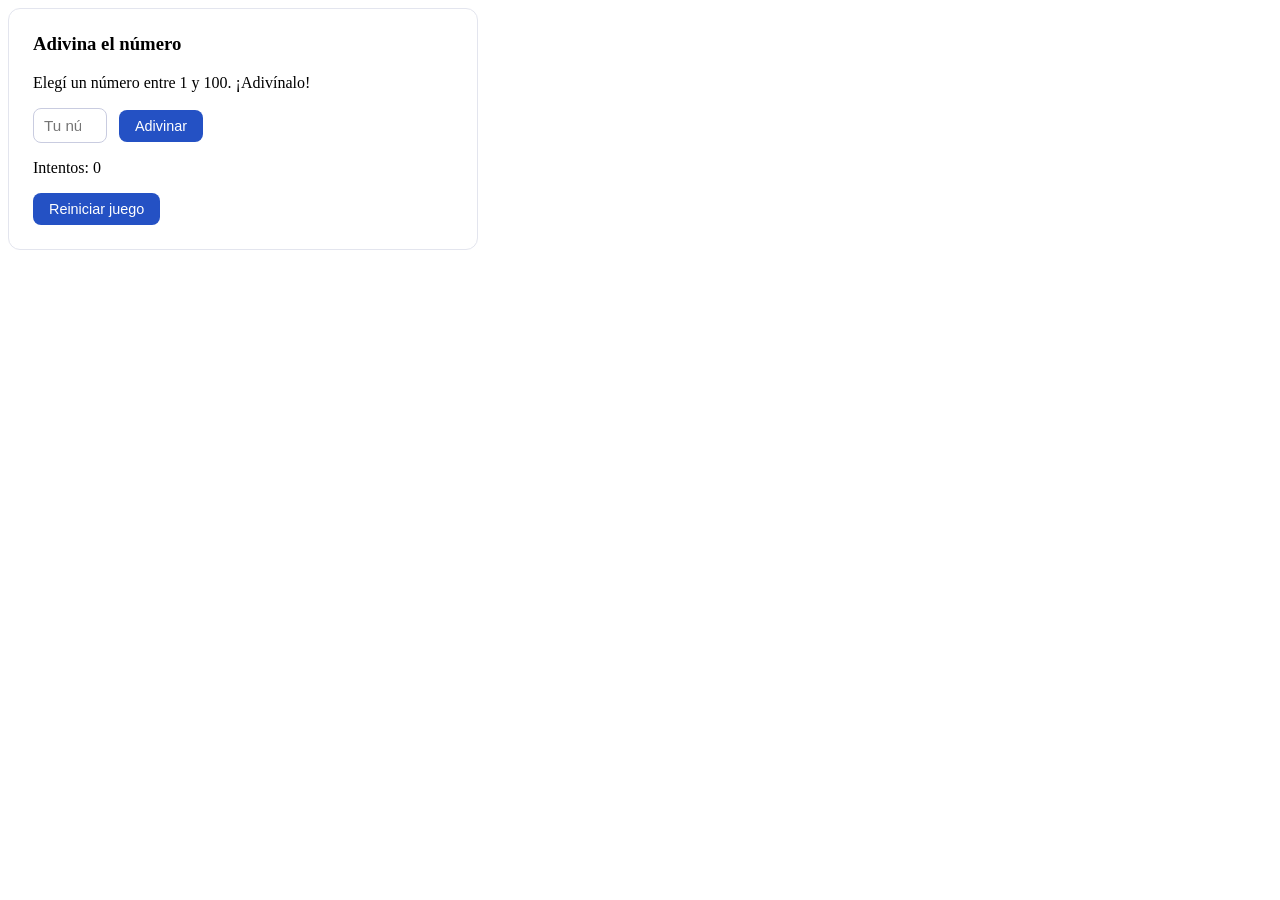
<file: Juego #1/index.html>
<!DOCTYPE html>
<html lang="es">
<head>
  <meta charset="UTF-8">
  <meta name="viewport" content="width=device-width, initial-scale=1.0">
  <title>Adivina el Número</title>
  <link rel="stylesheet" href="style.css">
</head>
<body>

  <div class="juego">
    <h3>Adivina el número</h3>
    <p>Elegí un número entre 1 y 100. ¡Adivínalo!</p>
    <input type="number" id="intentoUsuario" min="1" max="100" placeholder="Tu número">
    <button id="btnAdivinar">Adivinar</button>
    <p id="mensajeJuego1"></p>
    <p id="intentosJuego1">Intentos: 0</p>
    <button id="btnReiniciarJuego1">Reiniciar juego</button>
  </div>

  <script src="script.js"></script>
</body>

</html>
</file>
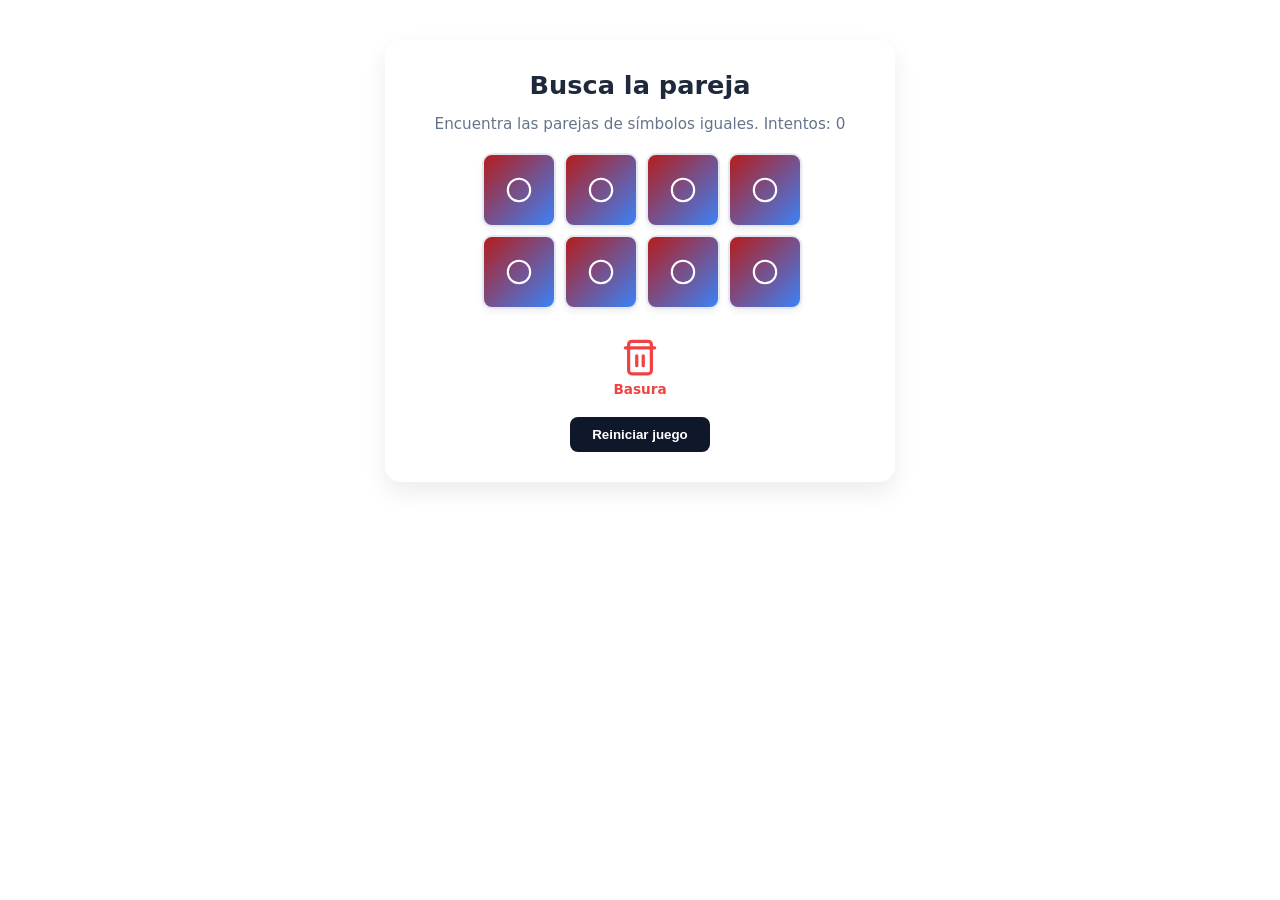
<file: Juego #3/index.html>
<!DOCTYPE html>
<html lang="es">
<head>
  <meta charset="UTF-8">
  <meta name="viewport" content="width=device-width, initial-scale=1.0">
  <title>Juego de Memoria - Busca la Pareja</title>
  <link rel="stylesheet" href="style.css">
</head>
<body>

  <div class="juego-contenedor">
    <h2>Busca la pareja</h2>
    <p>Encuentra las parejas de símbolos iguales. Intentos: <span id="movimientosJuego3">0</span></p>

    <div id="tableroJuego3" class="tablero"></div>

    <div id="canecaBasura" class="caneca-basura">
      <svg viewBox="0 -8 24 32" width="46" height="52" fill="none" stroke="#ef4444" stroke-width="2" stroke-linecap="round" stroke-linejoin="round">
        <g class="caneca-tapa">
          <polyline points="3 6 5 6 21 6"></polyline>
          <path d="M19 6V4a2 2 0 0 0-2-2H7a2 2 0 0 0-2 2v2"></path>
        </g>
        <path d="M19 6v14a2 2 0 0 1-2 2H7a2 2 0 0 1-2-2V6"></path>
        <line x1="10" y1="11" x2="10" y2="17"></line>
        <line x1="14" y1="11" x2="14" y2="17"></line>
      </svg>
      <span>Basura</span>
    </div>

    <p id="mensajeJuego3"></p>

    <button id="btnReiniciarJuego3" class="btn-reiniciar">Reiniciar juego</button>
  </div>

  <script src="script.js"></script>
</body>
</html>
</file>
<file: Juego #1/style.css>
.juego {
  background: #ffffff;
  border: 1px solid #e3e5ee;
  border-radius: 12px;
  padding: 24px;
  max-width: 420px;
}

.juego h3 {
  margin-top: 0;
}

.juego input {
  padding: 8px 10px;
  border: 1px solid #c9cce0;
  border-radius: 8px;
  font-size: 0.95rem;
  margin-right: 8px;
}

.juego button {
  background: #2451c4;
  color: #ffffff;
  border: none;
  padding: 8px 16px;
  border-radius: 8px;
  font-size: 0.9rem;
  cursor: pointer;
}

.juego button:disabled {
  background: #b9bfd6;
  cursor: not-allowed;
}
</file>
<file: Juego #3/style.css>
.juego-contenedor {
  position: relative;
  max-width: 450px;
  margin: 40px auto;
  padding: 30px;
  background-color: #ffffff;
  border-radius: 16px;
  box-shadow: 0 10px 25px rgba(0, 0, 0, 0.08);
  text-align: center;
  font-family: system-ui, -apple-system, sans-serif;
}

.juego-contenedor h2 {
  margin-top: 0;
  margin-bottom: 10px;
  color: #1e293b;
  font-size: 1.6rem;
}

.juego-contenedor p {
  color: #64748b;
  font-size: 0.95rem;
  margin-bottom: 20px;
}

.tablero {
  display: grid;
  grid-template-columns: repeat(4, 70px);
  gap: 12px;
  justify-content: center;
  margin: 20px 0;
}

.carta {
  width: 70px;
  height: 70px;
  perspective: 600px;
  cursor: pointer;
  position: relative;
  z-index: 1;
}

.carta-interior {
  position: relative;
  width: 100%;
  height: 100%;
  transition: transform 0.5s cubic-bezier(0.4, 0, 0.2, 1);
  transform-style: preserve-3d;
}

.carta.volteada .carta-interior {
  transform: rotateY(180deg);
}

.carta-cara {
  position: absolute;
  width: 100%;
  height: 100%;
  backface-visibility: hidden;
  border-radius: 10px;
  display: flex;
  align-items: center;
  justify-content: center;
  box-shadow: 0 4px 6px rgba(0, 0, 0, 0.05);
}

.carta-frente {
  background: linear-gradient(135deg, #b41d1d, #3b82f6);
  border: 2px solid #e2e8f0;
}

.carta-reverso {
  background-color: #ffffff;
  border: 2px solid #e2e8f0;
  transform: rotateY(180deg);
}

.carta.emparejada .carta-reverso {
  background-color: #f0fdf4;
  border-color: #22c55e;
}

/* Transición fluida de las cartas */
.carta.desechada {
  z-index: 100;
  transition: transform 0.8s cubic-bezier(0.25, 1, 0.5, 1), opacity 0.8s ease;
  opacity: 0 !important;
  pointer-events: none;
}

.caneca-basura {
  margin: 20px auto 10px;
  display: flex;
  flex-direction: column;
  align-items: center;
  justify-content: center;
  gap: 4px;
  color: #ef4444;
  font-size: 0.85rem;
  font-weight: 600;
  position: relative;
  z-index: 10;
}

/* Bisagra en la derecha (19px, 6px) */
.caneca-tapa {
  transform-origin: 19px 6px;
  transition: transform 0.3s cubic-bezier(0.34, 1.56, 0.64, 1);
}

/* Abre hacia arriba */
.caneca-basura.abierta .caneca-tapa {
  transform: rotate(55deg);
}

.btn-reiniciar {
  background-color: #0f172a;
  color: #ffffff;
  border: none;
  padding: 10px 22px;
  border-radius: 8px;
  font-weight: 600;
  cursor: pointer;
  transition: background-color 0.2s, transform 0.1s;
}

.btn-reiniciar:hover {
  background-color: #334155;
}

.btn-reiniciar:active {
  transform: scale(0.98);
}
</file>
